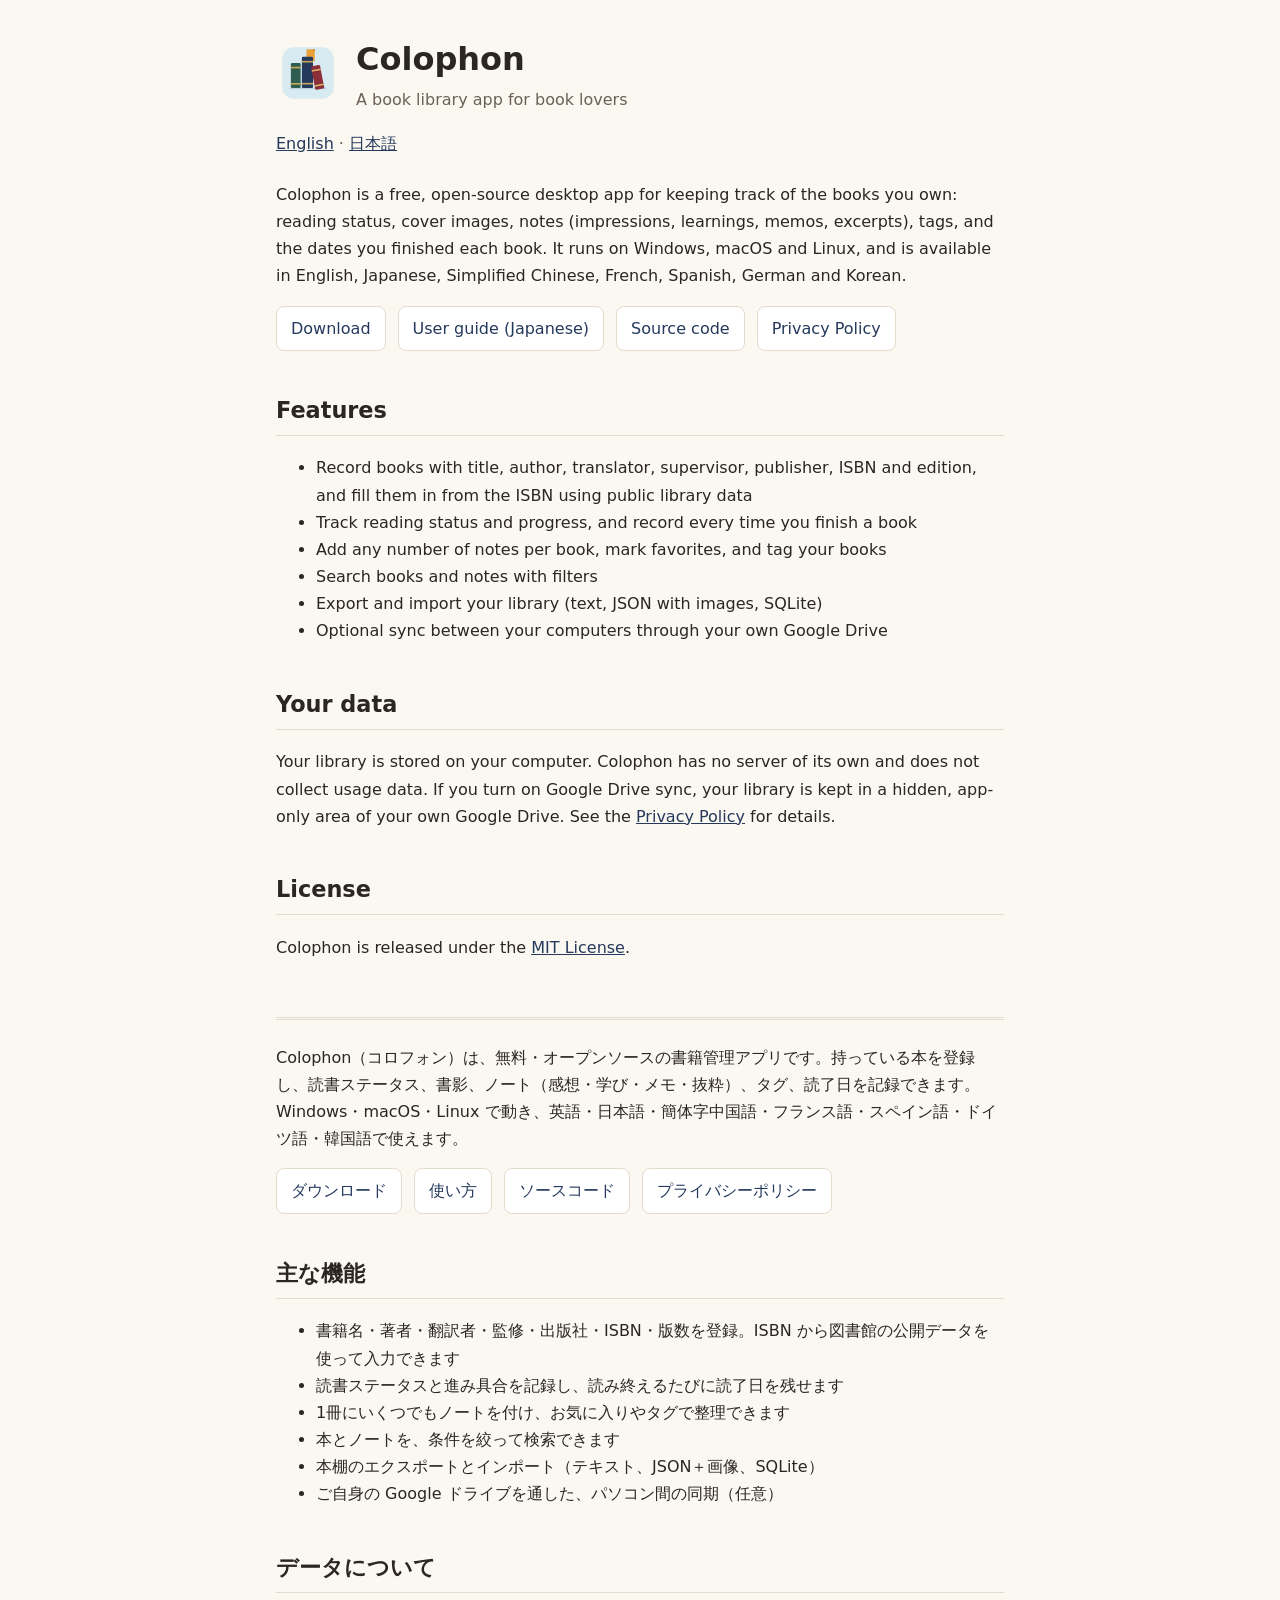
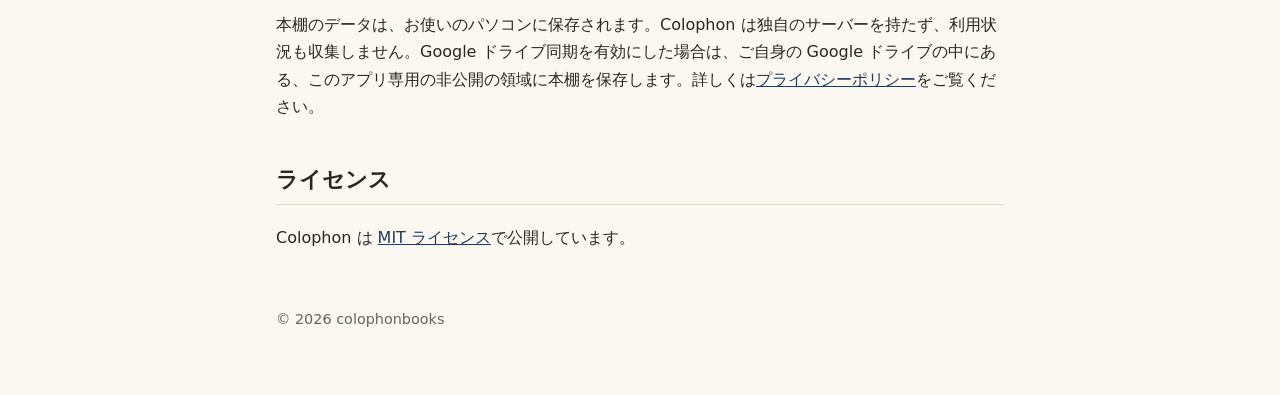
<file: index.html>
<!doctype html>
<html lang="en">
<head>
<meta charset="utf-8">
<meta name="viewport" content="width=device-width, initial-scale=1">
<title>Colophon</title>
<meta name="description" content="Colophon is a free, open-source book library app for Windows, macOS and Linux.">
<link rel="icon" href="icon.svg" type="image/svg+xml">
<link rel="stylesheet" href="style.css">
</head>
<body>
<main>
  <header class="site">
    <img src="icon.svg" alt="">
    <div>
      <h1>Colophon</h1>
      <p>A book library app for book lovers</p>
    </div>
  </header>
  <nav class="lang"><a href="#en">English</a> · <a href="#ja" lang="ja">日本語</a></nav>

  <section id="en" class="lang">
    <p>Colophon is a free, open-source desktop app for keeping track of the books you own: reading status, cover images, notes (impressions, learnings, memos, excerpts), tags, and the dates you finished each book. It runs on Windows, macOS and Linux, and is available in English, Japanese, Simplified Chinese, French, Spanish, German and Korean.</p>

    <ul class="links">
      <li><a href="https://github.com/colophonbooks/colophon/releases/latest">Download</a></li>
      <li><a href="https://github.com/colophonbooks/colophon/blob/main/docs/guide/user-guide.ja.md">User guide (Japanese)</a></li>
      <li><a href="https://github.com/colophonbooks/colophon">Source code</a></li>
      <li><a href="privacy.html">Privacy Policy</a></li>
    </ul>

    <h2>Features</h2>
    <ul>
      <li>Record books with title, author, translator, supervisor, publisher, ISBN and edition, and fill them in from the ISBN using public library data</li>
      <li>Track reading status and progress, and record every time you finish a book</li>
      <li>Add any number of notes per book, mark favorites, and tag your books</li>
      <li>Search books and notes with filters</li>
      <li>Export and import your library (text, JSON with images, SQLite)</li>
      <li>Optional sync between your computers through your own Google Drive</li>
    </ul>

    <h2>Your data</h2>
    <p>Your library is stored on your computer. Colophon has no server of its own and does not collect usage data. If you turn on Google Drive sync, your library is kept in a hidden, app-only area of your own Google Drive. See the <a href="privacy.html">Privacy Policy</a> for details.</p>

    <h2>License</h2>
    <p>Colophon is released under the <a href="https://github.com/colophonbooks/colophon/blob/main/LICENSE">MIT License</a>.</p>
  </section>

  <section id="ja" class="lang" lang="ja">
    <p>Colophon（コロフォン）は、無料・オープンソースの書籍管理アプリです。持っている本を登録し、読書ステータス、書影、ノート（感想・学び・メモ・抜粋）、タグ、読了日を記録できます。Windows・macOS・Linux で動き、英語・日本語・簡体字中国語・フランス語・スペイン語・ドイツ語・韓国語で使えます。</p>

    <ul class="links">
      <li><a href="https://github.com/colophonbooks/colophon/releases/latest">ダウンロード</a></li>
      <li><a href="https://github.com/colophonbooks/colophon/blob/main/docs/guide/user-guide.ja.md">使い方</a></li>
      <li><a href="https://github.com/colophonbooks/colophon">ソースコード</a></li>
      <li><a href="privacy.html#ja">プライバシーポリシー</a></li>
    </ul>

    <h2>主な機能</h2>
    <ul>
      <li>書籍名・著者・翻訳者・監修・出版社・ISBN・版数を登録。ISBN から図書館の公開データを使って入力できます</li>
      <li>読書ステータスと進み具合を記録し、読み終えるたびに読了日を残せます</li>
      <li>1冊にいくつでもノートを付け、お気に入りやタグで整理できます</li>
      <li>本とノートを、条件を絞って検索できます</li>
      <li>本棚のエクスポートとインポート（テキスト、JSON＋画像、SQLite）</li>
      <li>ご自身の Google ドライブを通した、パソコン間の同期（任意）</li>
    </ul>

    <h2>データについて</h2>
    <p>本棚のデータは、お使いのパソコンに保存されます。Colophon は独自のサーバーを持たず、利用状況も収集しません。Google ドライブ同期を有効にした場合は、ご自身の Google ドライブの中にある、このアプリ専用の非公開の領域に本棚を保存します。詳しくは<a href="privacy.html#ja">プライバシーポリシー</a>をご覧ください。</p>

    <h2>ライセンス</h2>
    <p>Colophon は <a href="https://github.com/colophonbooks/colophon/blob/main/LICENSE">MIT ライセンス</a>で公開しています。</p>
  </section>

  <footer>© 2026 colophonbooks</footer>
</main>
</body>
</html>
</file>
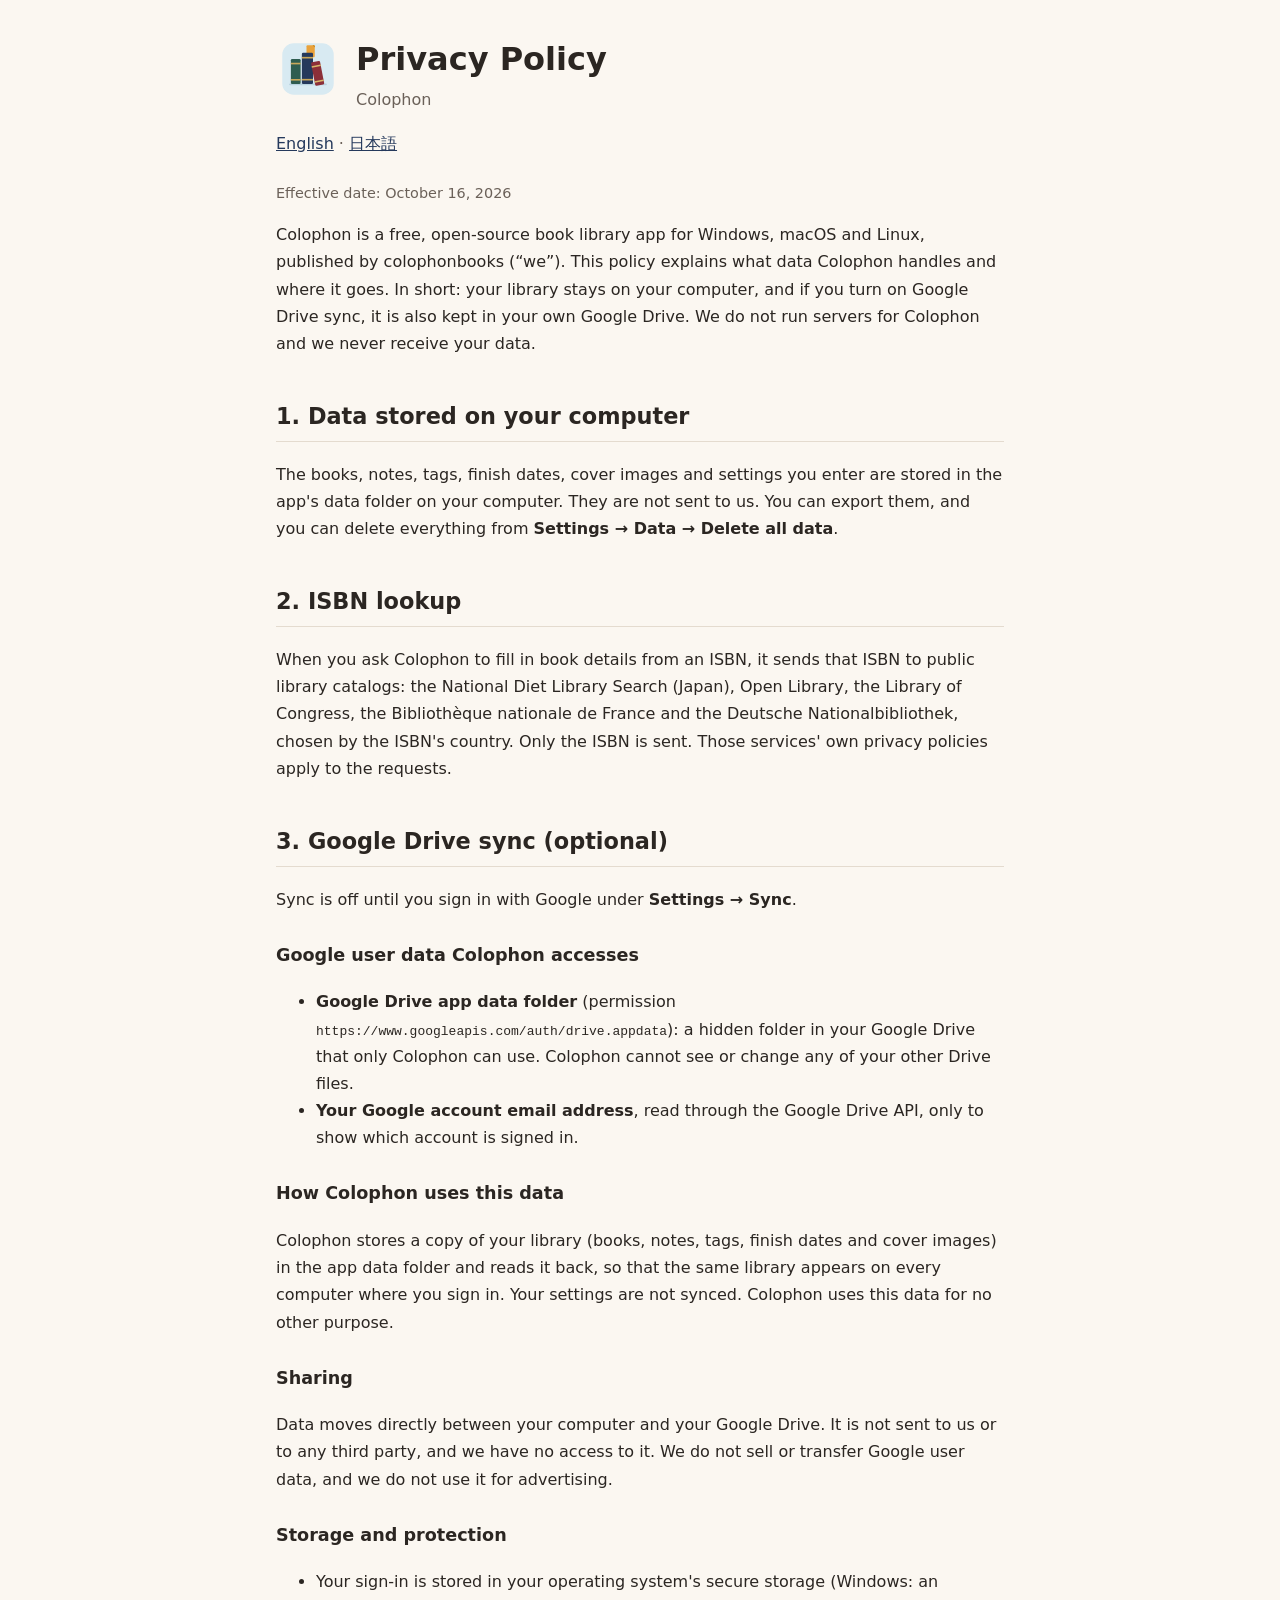
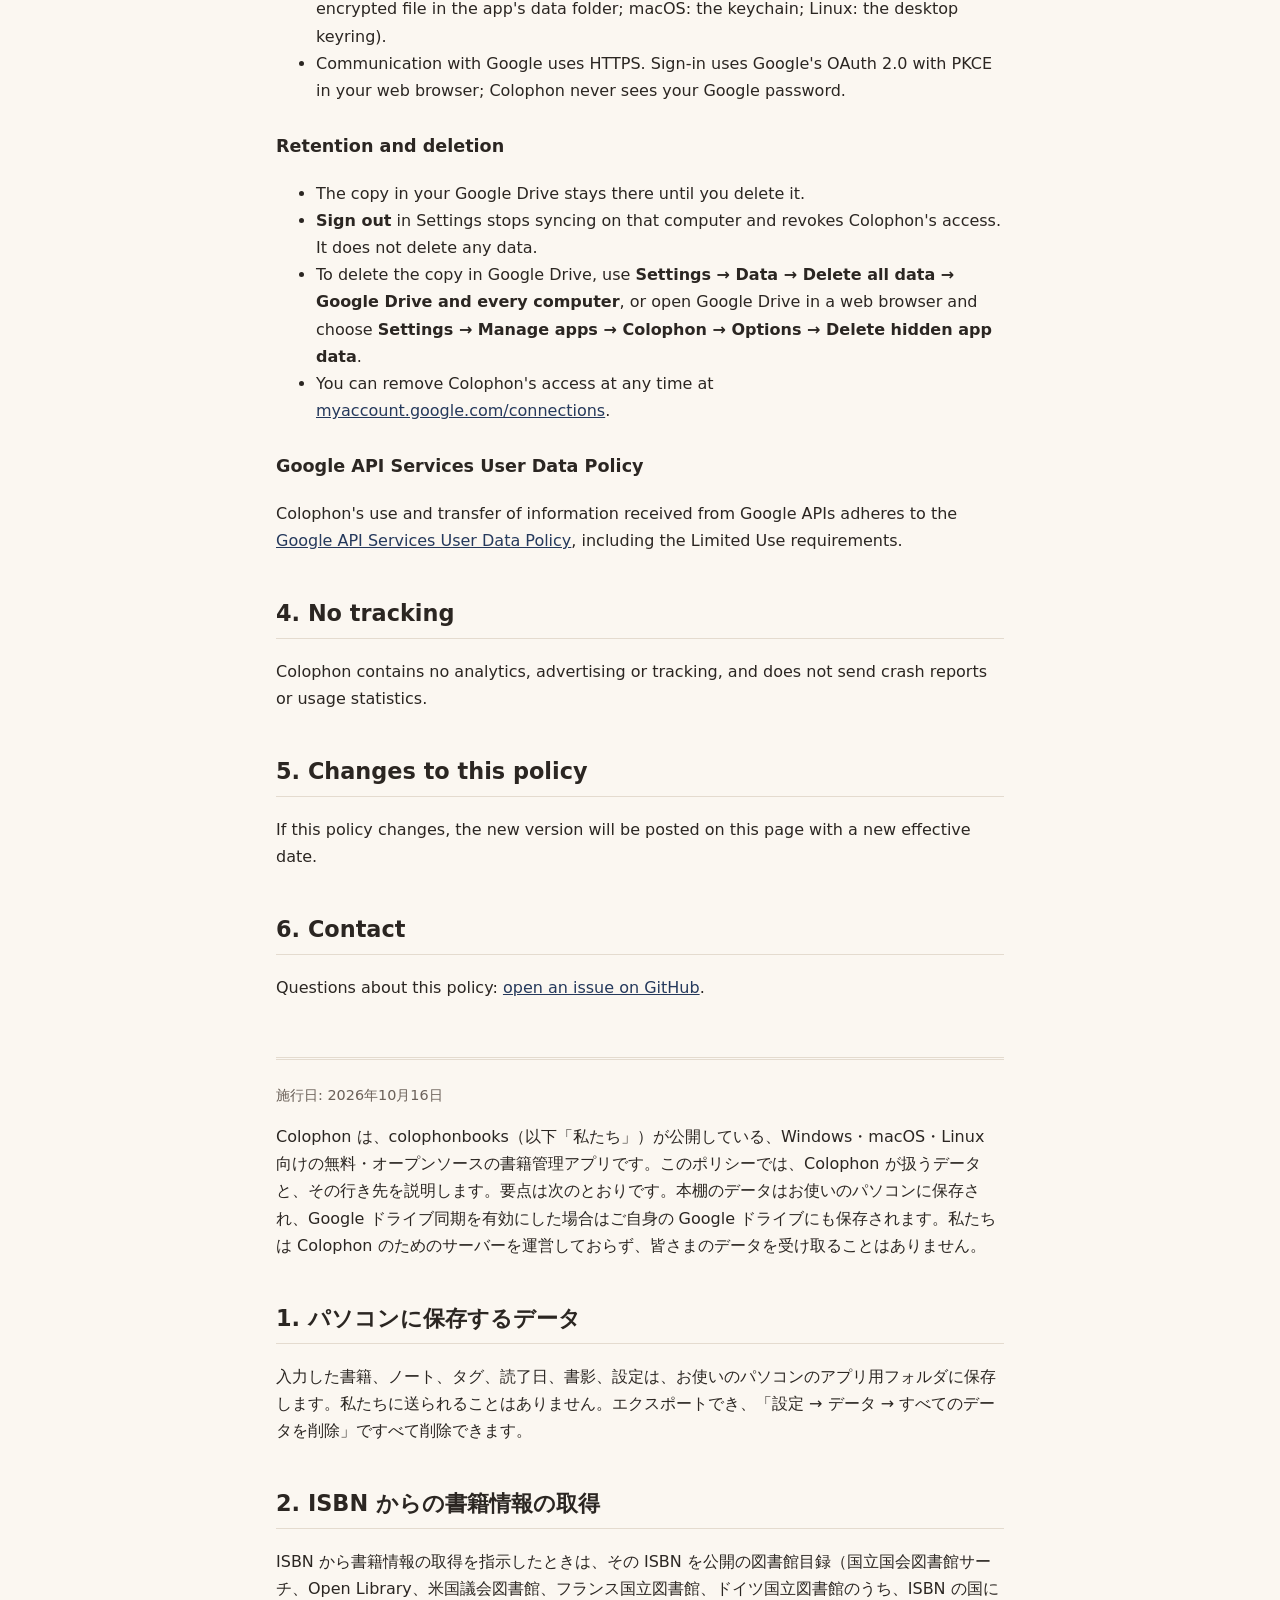
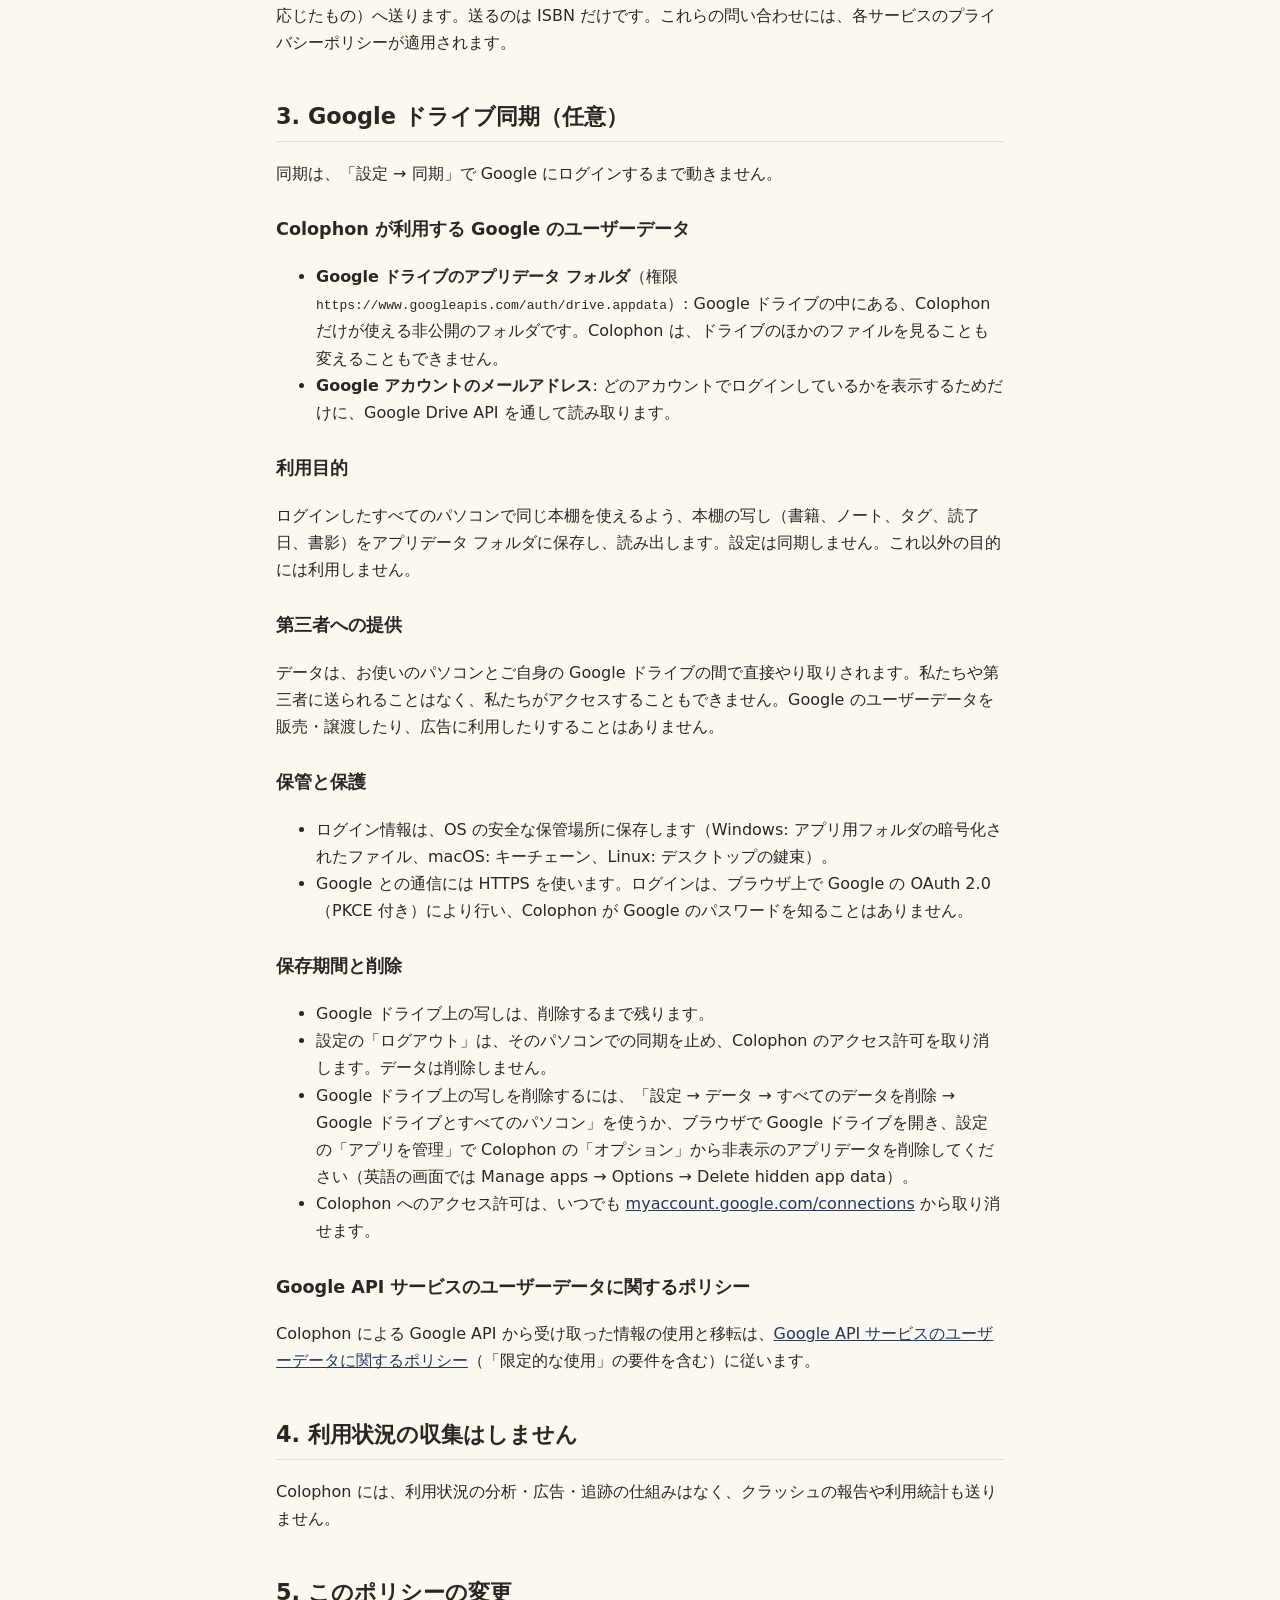
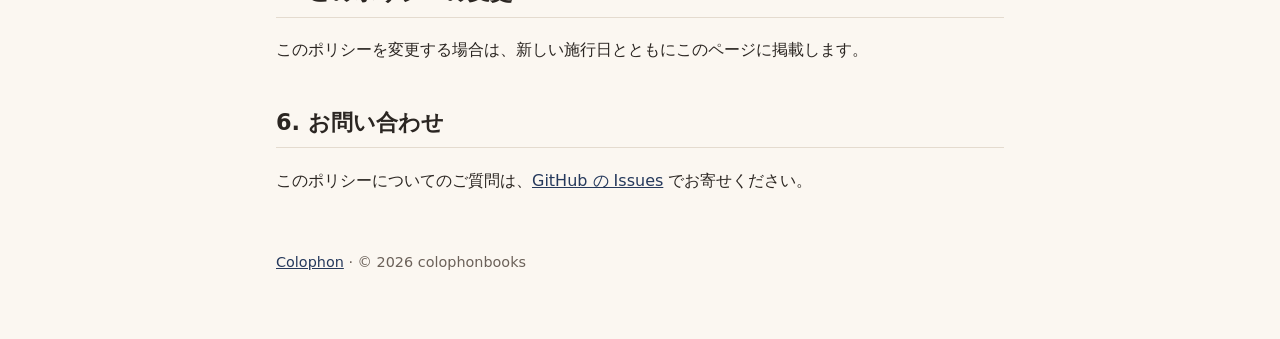
<file: privacy.html>
<!doctype html>
<html lang="en">
<head>
<meta charset="utf-8">
<meta name="viewport" content="width=device-width, initial-scale=1">
<title>Colophon Privacy Policy</title>
<meta name="description" content="How Colophon handles your data.">
<link rel="icon" href="icon.svg" type="image/svg+xml">
<link rel="stylesheet" href="style.css">
</head>
<body>
<main>
  <header class="site">
    <a href="./"><img src="icon.svg" alt="Colophon home"></a>
    <div>
      <h1>Privacy Policy</h1>
      <p>Colophon</p>
    </div>
  </header>
  <nav class="lang"><a href="#en">English</a> · <a href="#ja" lang="ja">日本語</a></nav>

  <section id="en" class="lang">
    <p class="meta">Effective date: October 16, 2026</p>

    <p>Colophon is a free, open-source book library app for Windows, macOS and Linux, published by colophonbooks (“we”). This policy explains what data Colophon handles and where it goes. In short: your library stays on your computer, and if you turn on Google Drive sync, it is also kept in your own Google Drive. We do not run servers for Colophon and we never receive your data.</p>

    <h2>1. Data stored on your computer</h2>
    <p>The books, notes, tags, finish dates, cover images and settings you enter are stored in the app's data folder on your computer. They are not sent to us. You can export them, and you can delete everything from <strong>Settings → Data → Delete all data</strong>.</p>

    <h2>2. ISBN lookup</h2>
    <p>When you ask Colophon to fill in book details from an ISBN, it sends that ISBN to public library catalogs: the National Diet Library Search (Japan), Open Library, the Library of Congress, the Bibliothèque nationale de France and the Deutsche Nationalbibliothek, chosen by the ISBN's country. Only the ISBN is sent. Those services' own privacy policies apply to the requests.</p>

    <h2>3. Google Drive sync (optional)</h2>
    <p>Sync is off until you sign in with Google under <strong>Settings → Sync</strong>.</p>

    <h3>Google user data Colophon accesses</h3>
    <ul>
      <li><strong>Google Drive app data folder</strong> (permission <code>https://www.googleapis.com/auth/drive.appdata</code>): a hidden folder in your Google Drive that only Colophon can use. Colophon cannot see or change any of your other Drive files.</li>
      <li><strong>Your Google account email address</strong>, read through the Google Drive API, only to show which account is signed in.</li>
    </ul>

    <h3>How Colophon uses this data</h3>
    <p>Colophon stores a copy of your library (books, notes, tags, finish dates and cover images) in the app data folder and reads it back, so that the same library appears on every computer where you sign in. Your settings are not synced. Colophon uses this data for no other purpose.</p>

    <h3>Sharing</h3>
    <p>Data moves directly between your computer and your Google Drive. It is not sent to us or to any third party, and we have no access to it. We do not sell or transfer Google user data, and we do not use it for advertising.</p>

    <h3>Storage and protection</h3>
    <ul>
      <li>Your sign-in is stored in your operating system's secure storage (Windows: an encrypted file in the app's data folder; macOS: the keychain; Linux: the desktop keyring).</li>
      <li>Communication with Google uses HTTPS. Sign-in uses Google's OAuth 2.0 with PKCE in your web browser; Colophon never sees your Google password.</li>
    </ul>

    <h3>Retention and deletion</h3>
    <ul>
      <li>The copy in your Google Drive stays there until you delete it.</li>
      <li><strong>Sign out</strong> in Settings stops syncing on that computer and revokes Colophon's access. It does not delete any data.</li>
      <li>To delete the copy in Google Drive, use <strong>Settings → Data → Delete all data → Google Drive and every computer</strong>, or open Google Drive in a web browser and choose <strong>Settings → Manage apps → Colophon → Options → Delete hidden app data</strong>.</li>
      <li>You can remove Colophon's access at any time at <a href="https://myaccount.google.com/connections">myaccount.google.com/connections</a>.</li>
    </ul>

    <h3>Google API Services User Data Policy</h3>
    <p>Colophon's use and transfer of information received from Google APIs adheres to the <a href="https://developers.google.com/terms/api-services-user-data-policy">Google API Services User Data Policy</a>, including the Limited Use requirements.</p>

    <h2>4. No tracking</h2>
    <p>Colophon contains no analytics, advertising or tracking, and does not send crash reports or usage statistics.</p>

    <h2>5. Changes to this policy</h2>
    <p>If this policy changes, the new version will be posted on this page with a new effective date.</p>

    <h2>6. Contact</h2>
    <p>Questions about this policy: <a href="https://github.com/colophonbooks/colophon/issues">open an issue on GitHub</a>.</p>
  </section>

  <section id="ja" class="lang" lang="ja">
    <p class="meta">施行日: 2026年10月16日</p>

    <p>Colophon は、colophonbooks（以下「私たち」）が公開している、Windows・macOS・Linux 向けの無料・オープンソースの書籍管理アプリです。このポリシーでは、Colophon が扱うデータと、その行き先を説明します。要点は次のとおりです。本棚のデータはお使いのパソコンに保存され、Google ドライブ同期を有効にした場合はご自身の Google ドライブにも保存されます。私たちは Colophon のためのサーバーを運営しておらず、皆さまのデータを受け取ることはありません。</p>

    <h2>1. パソコンに保存するデータ</h2>
    <p>入力した書籍、ノート、タグ、読了日、書影、設定は、お使いのパソコンのアプリ用フォルダに保存します。私たちに送られることはありません。エクスポートでき、「設定 → データ → すべてのデータを削除」ですべて削除できます。</p>

    <h2>2. ISBN からの書籍情報の取得</h2>
    <p>ISBN から書籍情報の取得を指示したときは、その ISBN を公開の図書館目録（国立国会図書館サーチ、Open Library、米国議会図書館、フランス国立図書館、ドイツ国立図書館のうち、ISBN の国に応じたもの）へ送ります。送るのは ISBN だけです。これらの問い合わせには、各サービスのプライバシーポリシーが適用されます。</p>

    <h2>3. Google ドライブ同期（任意）</h2>
    <p>同期は、「設定 → 同期」で Google にログインするまで動きません。</p>

    <h3>Colophon が利用する Google のユーザーデータ</h3>
    <ul>
      <li><strong>Google ドライブのアプリデータ フォルダ</strong>（権限 <code>https://www.googleapis.com/auth/drive.appdata</code>）: Google ドライブの中にある、Colophon だけが使える非公開のフォルダです。Colophon は、ドライブのほかのファイルを見ることも変えることもできません。</li>
      <li><strong>Google アカウントのメールアドレス</strong>: どのアカウントでログインしているかを表示するためだけに、Google Drive API を通して読み取ります。</li>
    </ul>

    <h3>利用目的</h3>
    <p>ログインしたすべてのパソコンで同じ本棚を使えるよう、本棚の写し（書籍、ノート、タグ、読了日、書影）をアプリデータ フォルダに保存し、読み出します。設定は同期しません。これ以外の目的には利用しません。</p>

    <h3>第三者への提供</h3>
    <p>データは、お使いのパソコンとご自身の Google ドライブの間で直接やり取りされます。私たちや第三者に送られることはなく、私たちがアクセスすることもできません。Google のユーザーデータを販売・譲渡したり、広告に利用したりすることはありません。</p>

    <h3>保管と保護</h3>
    <ul>
      <li>ログイン情報は、OS の安全な保管場所に保存します（Windows: アプリ用フォルダの暗号化されたファイル、macOS: キーチェーン、Linux: デスクトップの鍵束）。</li>
      <li>Google との通信には HTTPS を使います。ログインは、ブラウザ上で Google の OAuth 2.0（PKCE 付き）により行い、Colophon が Google のパスワードを知ることはありません。</li>
    </ul>

    <h3>保存期間と削除</h3>
    <ul>
      <li>Google ドライブ上の写しは、削除するまで残ります。</li>
      <li>設定の「ログアウト」は、そのパソコンでの同期を止め、Colophon のアクセス許可を取り消します。データは削除しません。</li>
      <li>Google ドライブ上の写しを削除するには、「設定 → データ → すべてのデータを削除 → Google ドライブとすべてのパソコン」を使うか、ブラウザで Google ドライブを開き、設定の「アプリを管理」で Colophon の「オプション」から非表示のアプリデータを削除してください（英語の画面では Manage apps → Options → Delete hidden app data）。</li>
      <li>Colophon へのアクセス許可は、いつでも <a href="https://myaccount.google.com/connections">myaccount.google.com/connections</a> から取り消せます。</li>
    </ul>

    <h3>Google API サービスのユーザーデータに関するポリシー</h3>
    <p>Colophon による Google API から受け取った情報の使用と移転は、<a href="https://developers.google.com/terms/api-services-user-data-policy">Google API サービスのユーザーデータに関するポリシー</a>（「限定的な使用」の要件を含む）に従います。</p>

    <h2>4. 利用状況の収集はしません</h2>
    <p>Colophon には、利用状況の分析・広告・追跡の仕組みはなく、クラッシュの報告や利用統計も送りません。</p>

    <h2>5. このポリシーの変更</h2>
    <p>このポリシーを変更する場合は、新しい施行日とともにこのページに掲載します。</p>

    <h2>6. お問い合わせ</h2>
    <p>このポリシーについてのご質問は、<a href="https://github.com/colophonbooks/colophon/issues">GitHub の Issues</a> でお寄せください。</p>
  </section>

  <footer><a href="./">Colophon</a> · © 2026 colophonbooks</footer>
</main>
</body>
</html>
</file>
<file: style.css>
:root {
  --bg: #fbf7f1;
  --fg: #2b2622;
  --muted: #6b6159;
  --accent: #25395c;
  --rule: #e4dbcf;
  --card: #ffffff;
}

@media (prefers-color-scheme: dark) {
  :root {
    --bg: #1d1b19;
    --fg: #ece6de;
    --muted: #b3a99f;
    --accent: #9fb7e0;
    --rule: #3a3531;
    --card: #262320;
  }
}

* { box-sizing: border-box; }

body {
  margin: 0;
  background: var(--bg);
  color: var(--fg);
  font-family: system-ui, -apple-system, "Segoe UI", "Hiragino Sans", "Yu Gothic UI", "Noto Sans JP", sans-serif;
  line-height: 1.7;
}

main {
  max-width: 760px;
  margin: 0 auto;
  padding: 32px 16px 64px;
}

header.site {
  display: flex;
  align-items: center;
  gap: 16px;
  margin-bottom: 8px;
}

header.site img { width: 64px; height: 64px; }
header.site h1 { margin: 0; font-size: 2rem; }
header.site p { margin: 0; color: var(--muted); }

nav.lang { margin: 16px 0 24px; color: var(--muted); }

a { color: var(--accent); }

h2 {
  margin-top: 40px;
  padding-bottom: 6px;
  border-bottom: 1px solid var(--rule);
  font-size: 1.4rem;
}

h3 { margin-top: 28px; font-size: 1.1rem; }

section.lang + section.lang {
  margin-top: 56px;
  padding-top: 8px;
  border-top: 3px double var(--rule);
}

.links {
  display: flex;
  flex-wrap: wrap;
  gap: 8px 12px;
  padding: 0;
  list-style: none;
}

.links a {
  display: inline-block;
  padding: 8px 14px;
  border: 1px solid var(--rule);
  border-radius: 8px;
  background: var(--card);
  text-decoration: none;
}

.meta { color: var(--muted); font-size: 0.9rem; }

footer {
  margin-top: 56px;
  color: var(--muted);
  font-size: 0.9rem;
}
</file>
